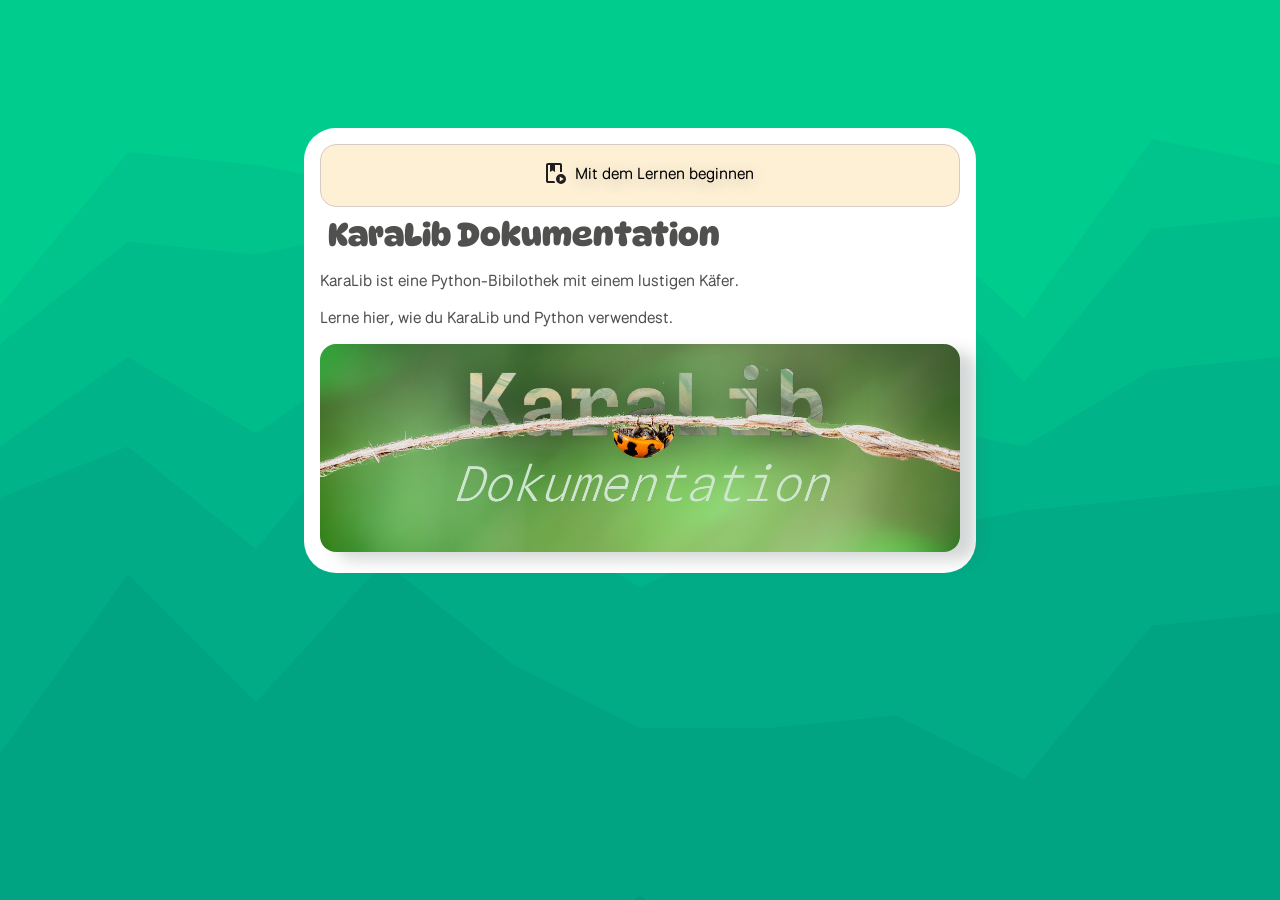
<file: docs/index.html>
<!DOCTYPE html>
<html lang="de">
<head>
    <meta charset="UTF-8">
    <meta http-equiv="X-UA-Compatible" content="IE=edge">
    <meta name="viewport" content="width=device-width, initial-scale=1.0">
    <title>KaraLib Dokumentation</title>
    <link rel="stylesheet" href="style.css">
</head>
<body>
    <div class="wrapper">
        <div class="panel">
            <div class="navbar">
                <a href="../docs/units/unit_0.html" class="nav-button">
                    <img class="icon" src="./image/icons/play_lesson.svg">
                    <a  href="../docs/units/unit_0.html" class="nav-text"> Mit dem Lernen beginnen </a>
                </a>
            </div>
            <h1>KaraLib Dokumentation</h1>
            <p>KaraLib ist eine Python-Bibilothek mit einem lustigen Käfer.</p>
            <p>Lerne hier, wie du KaraLib und Python verwendest.</p>
            
            <p></p>
            <img class="header-image" src="image/KaraLibDocs.png">
        </div>
    </div>
</body>
</html>
</file>
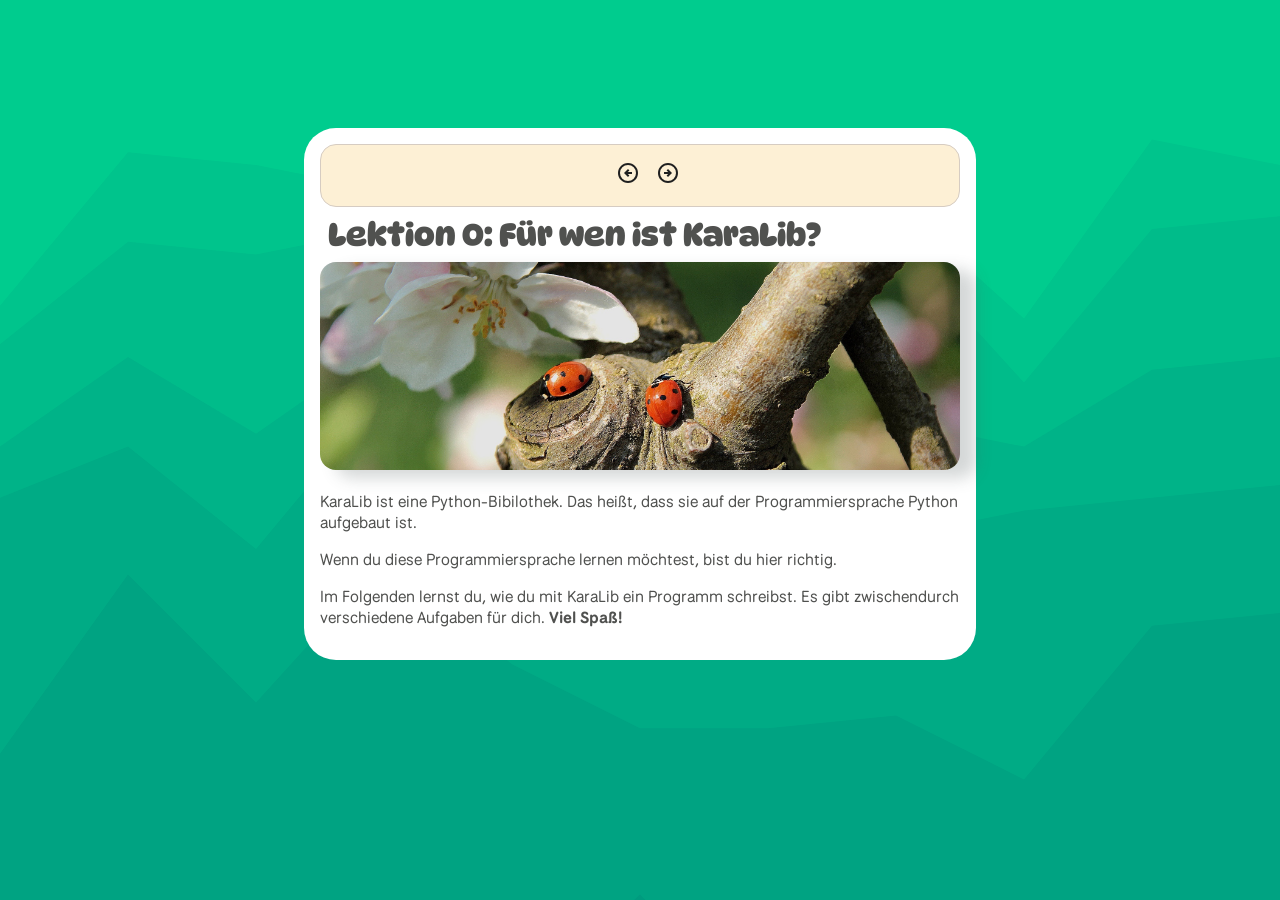
<file: docs/units/unit_0.html>
<!DOCTYPE html>
<html lang="de">
<head>
    <meta charset="UTF-8">
    <meta http-equiv="X-UA-Compatible" content="IE=edge">
    <meta name="viewport" content="width=device-width, initial-scale=1.0">
    <title>Lektion 0: Für wen ist KaraLib?</title>
    <link rel="stylesheet" href="../style.css">
</head>
<body>
    <div class="wrapper">
        <div class="panel">
            <div class="navbar">
                <a href="../" class="nav-button">
                    <img class="icon" src="../image/icons/arrow_circle_left.svg">
                </a>
                <a href="../units/unit_1.html" class="nav-button">
                    <img class="icon" src="../image/icons/arrow_circle_right.svg">
                </a>
            </div>
            <h1>Lektion 0: Für wen ist KaraLib?</h1>
            <img class="header-image" src="../image/ladybug.jpg">
            <p>KaraLib ist eine Python-Bibilothek. Das heißt, dass sie auf
                der Programmiersprache Python aufgebaut ist.
            </p>
            <p>Wenn du diese Programmiersprache lernen möchtest, bist du hier richtig.</p>
            <p>Im Folgenden lernst du, wie du mit KaraLib ein Programm schreibst. Es gibt zwischendurch verschiedene Aufgaben für dich. <b> Viel Spaß! </b></p>
            
        </div>
    </div>
</body>
</html>
</file>
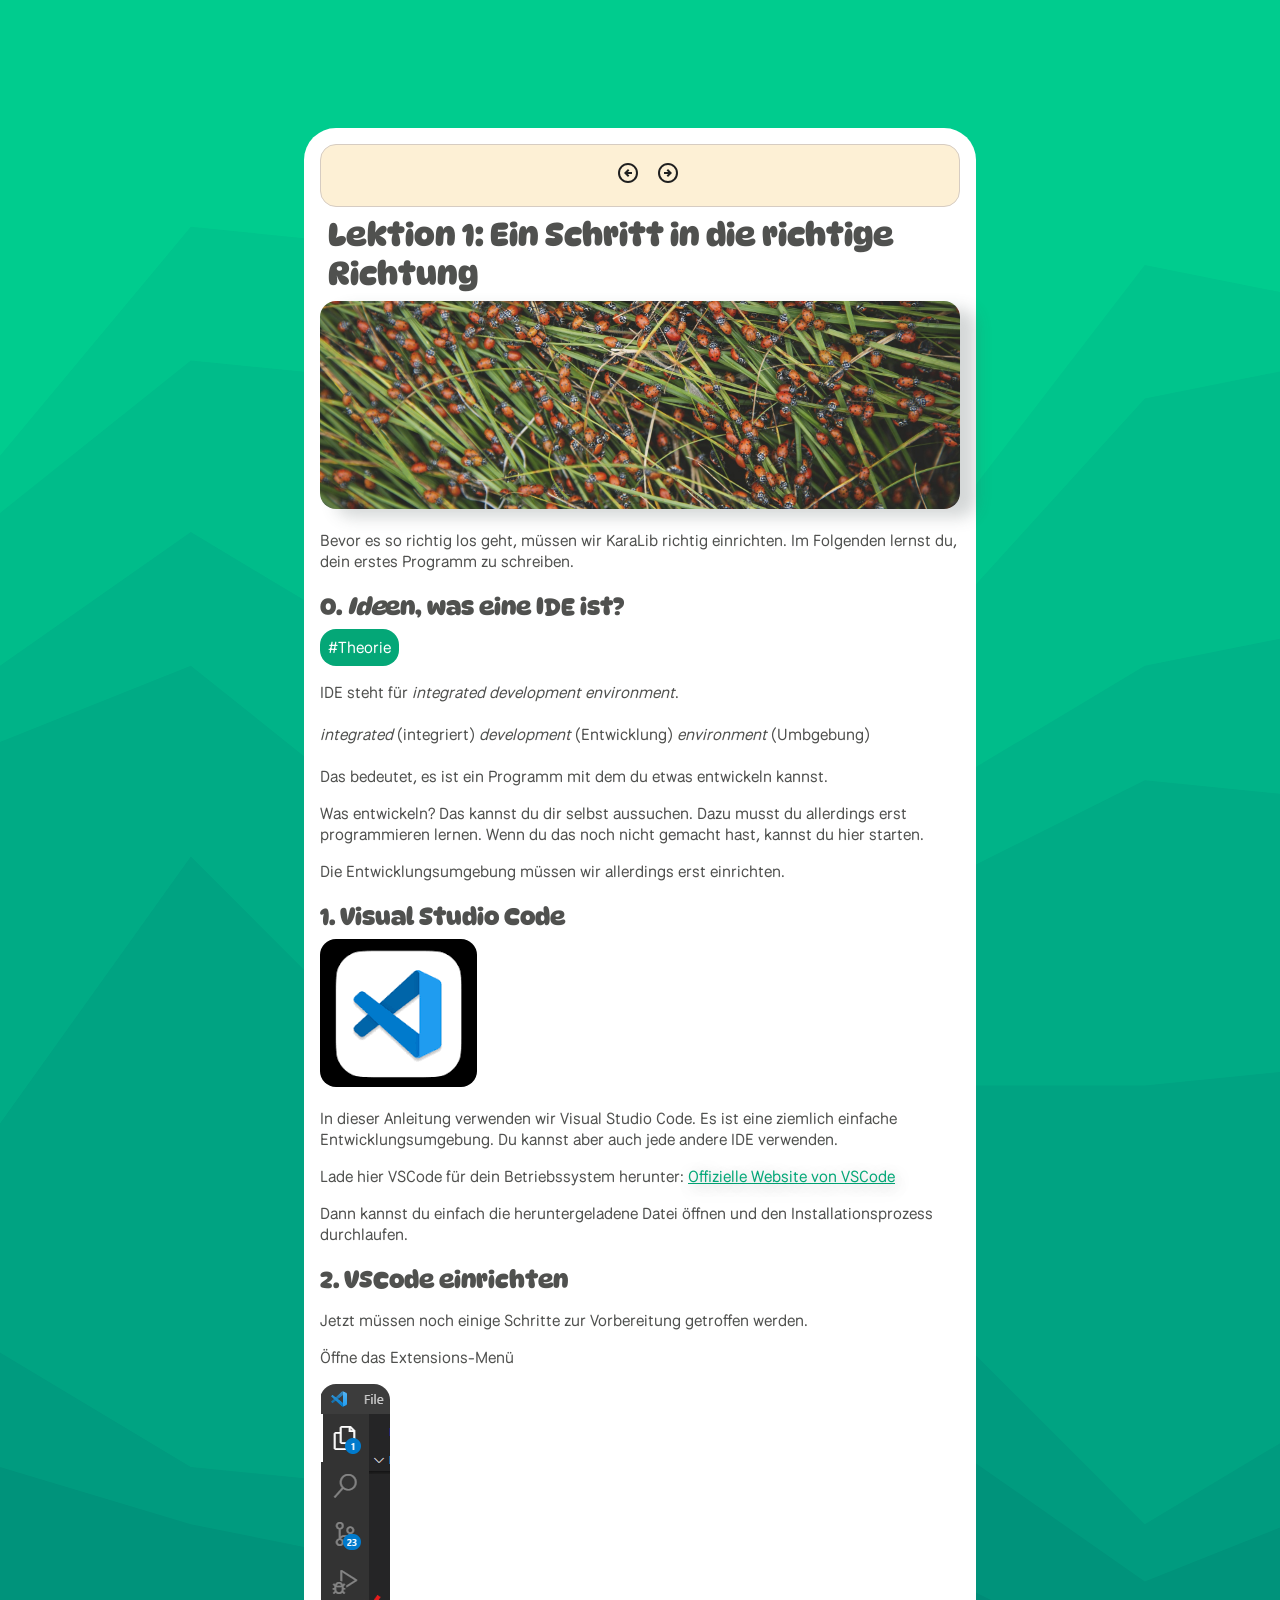
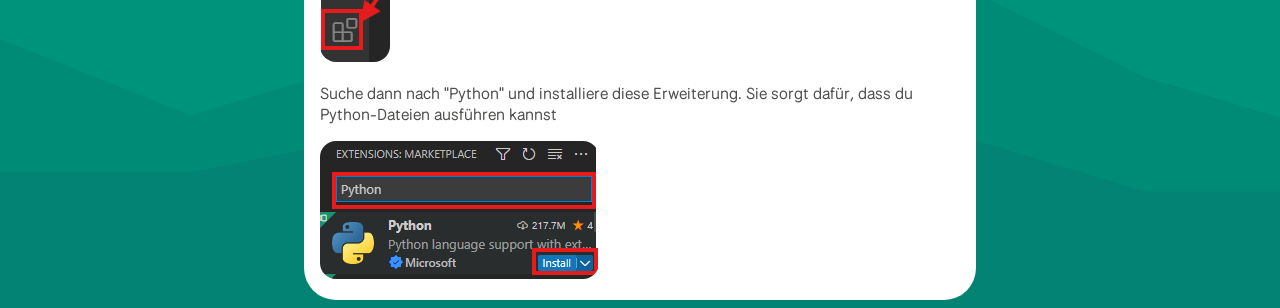
<file: docs/units/unit_1.html>
<!DOCTYPE html>
<html lang="de">
<head>
    <meta charset="UTF-8">
    <meta http-equiv="X-UA-Compatible" content="IE=edge">
    <meta name="viewport" content="width=device-width, initial-scale=1.0">
    <title>Lektion 1: Ein Schritt in die richtige Richtung</title>
    <link rel="stylesheet" href="../style.css">
</head>
<body>
    <div class="wrapper">
        <div class="panel">
            <div class="navbar">
                <a href="../units/unit_0.html" class="nav-button">
                    <img class="icon" src="../image/icons/arrow_circle_left.svg">
                </a>
                <a href="../units/unit_2.html" class="nav-button">
                    <img class="icon" src="../image/icons/arrow_circle_right.svg">
                </a>
            </div>
            <a href="../units/unit_0.html"></a>
            <h1>Lektion 1: Ein Schritt in die richtige Richtung</h1>
            <img class="header-image" src="../image/pexels-bugs-1868107_1920.jpg">
            <p>Bevor es so richtig los geht, müssen wir KaraLib richtig einrichten. Im Folgenden lernst du, dein erstes Programm zu schreiben.</p>
            <h2>0. <i>Ide</i>en, was eine IDE ist?</h2>
            <p class="tag"> #Theorie</p>
            <p>IDE steht für <i>integrated development environment</i>. 
                <br>
                <br>
                <i>integrated</i> (integriert)  <i>development</i> (Entwicklung)  <i>environment</i> (Umbgebung)
                <br>
                <br>
                Das bedeutet, es ist ein Programm mit dem du etwas entwickeln kannst.</p>
            <p>Was entwickeln? Das kannst du dir selbst aussuchen. Dazu musst du allerdings erst programmieren lernen. Wenn du das noch nicht gemacht hast, kannst du hier starten.</p>
            <p>Die Entwicklungsumgebung müssen wir allerdings erst einrichten.</p>
            <h2>1. Visual Studio Code </h2>
            <img src="[data-uri]">
            <p>In dieser Anleitung verwenden wir Visual Studio Code. Es ist eine ziemlich einfache Entwicklungsumgebung. Du kannst aber auch jede andere IDE verwenden.</p>
            <p>Lade hier VSCode für dein Betriebssystem herunter: <a href="https://code.visualstudio.com/Download">Offizielle Website von VSCode</a></p>
            <p>Dann kannst du einfach die heruntergeladene Datei öffnen und den Installationsprozess durchlaufen.</p>
            <h2>2. VSCode einrichten</h2>
                <p>Jetzt müssen noch einige Schritte zur Vorbereitung getroffen werden.</p>
                <p>Öffne das Extensions-Menü</p>
                <img src="../image/extensions.png">
                <p>Suche dann nach "Python" und installiere diese Erweiterung. Sie sorgt dafür, dass du Python-Dateien ausführen kannst</p>
                <img src="../image/install.png">
        </div>
    </div>
</body>
</html>
</file>
<file: docs/style.css>
@font-face {
    font-family: "NationalPark";
    src: url("../docs/National_Park/NationalPark-VariableFont_wght.ttf");
}

@font-face {
    font-family: "DynaPuff";
    src: url("../docs/DynaPuff/DynaPuff-VariableFont_wdth\,wght.ttf");
}

body {
    font-family: "NationalPark", sans-serif;
    background-color: #04a777;
    background-image: url("./image/stacked-peaks-haikei.svg");
    background-size: cover;
    color: #50514f;
}   

img {
    border-radius: 16px;
}

h1 {
    margin: 8px;
    font-family: "DynaPuff", sans-serif;
}

h2 {
    margin-bottom: 8px;
    font-family: "DynaPuff", sans-serif;
}

a {
    color: #04a777;
    text-shadow: .1rem .2rem 1rem#00000042;
}

.panel{
    width: 40rem;
    background-color: #fff;
    padding: 1rem;
    border-radius: 32px;
}

.tag {
    background-color: #04a777;
    margin-top: 0;
    margin-bottom: 16px;
    width: fit-content;
    color: #fff;
    padding: .5rem;
    border-radius: 1rem;
}

.wrapper{
    margin-top: 8rem;
    display: flex;
    width: 100%;
    justify-content: center;
}

.header-image {
    width: 100%;
    height: 13rem;
    border-radius: 1rem;
    object-fit: cover;
    box-shadow: 1rem .5rem 1rem #4a57593d;
    padding: 0rem;
    transition: .5s;
}

.header-image:hover {
    scale: 1.01;
}

.navbar {
    background-color: #fdf0d5;
    border-radius: 1rem;
    border-style: solid;
    border-width: .1rem;
    border-color: #d6ccc2;
    padding: 1rem;
    text-align: center;
    display: flex;
    justify-content: center;
}

.nav-text {
    color: #000;
    width: fit-content;
    display: flexbox;
    text-decoration: none;
    padding-left: .5rem;
    margin-top: .1rem;
}

.icon {
    border-radius: 0;
    display: flexbox;
    width: fit-content;
    margin-left: 1rem;
}

.nav-button {
    display: flexbox;
    text-align: center;

    color: #000;
}

.code-block {
    border-radius: 1rem;
    background-color: #00000042 ;
}
</file>
